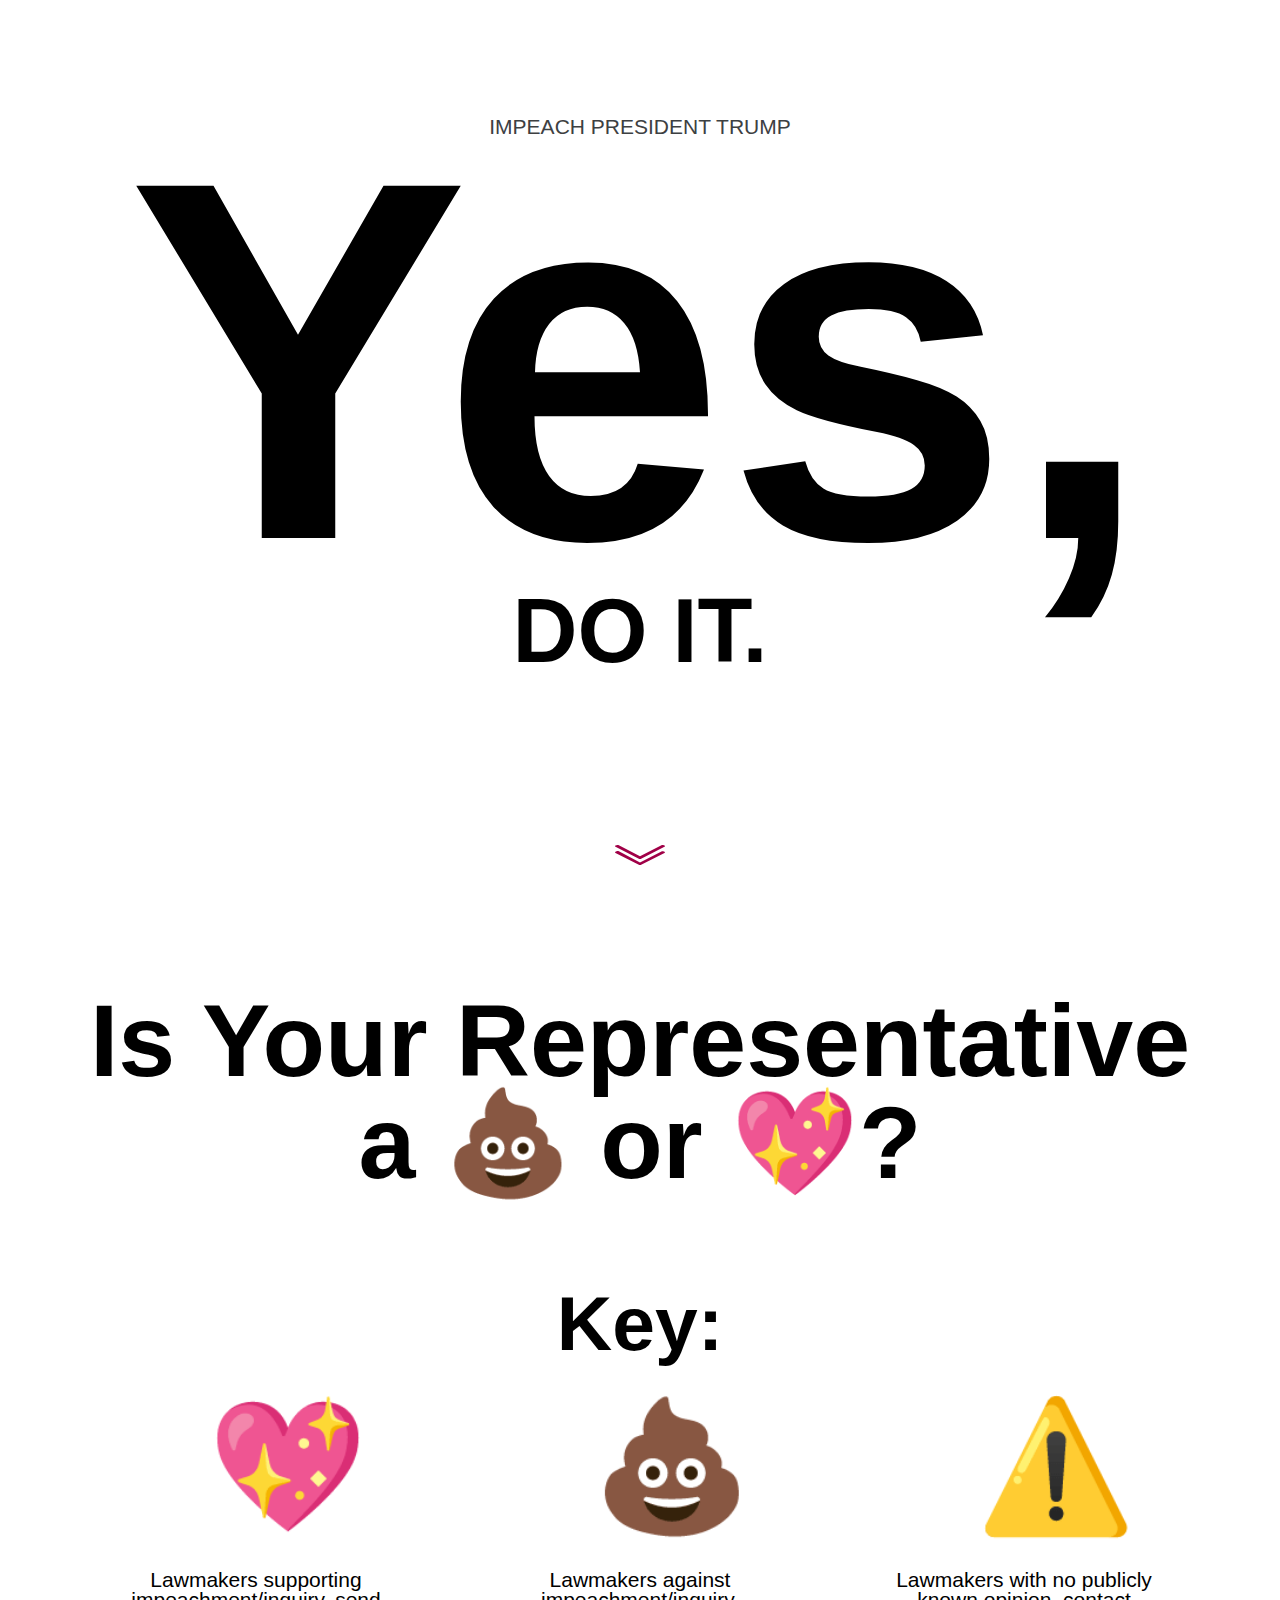
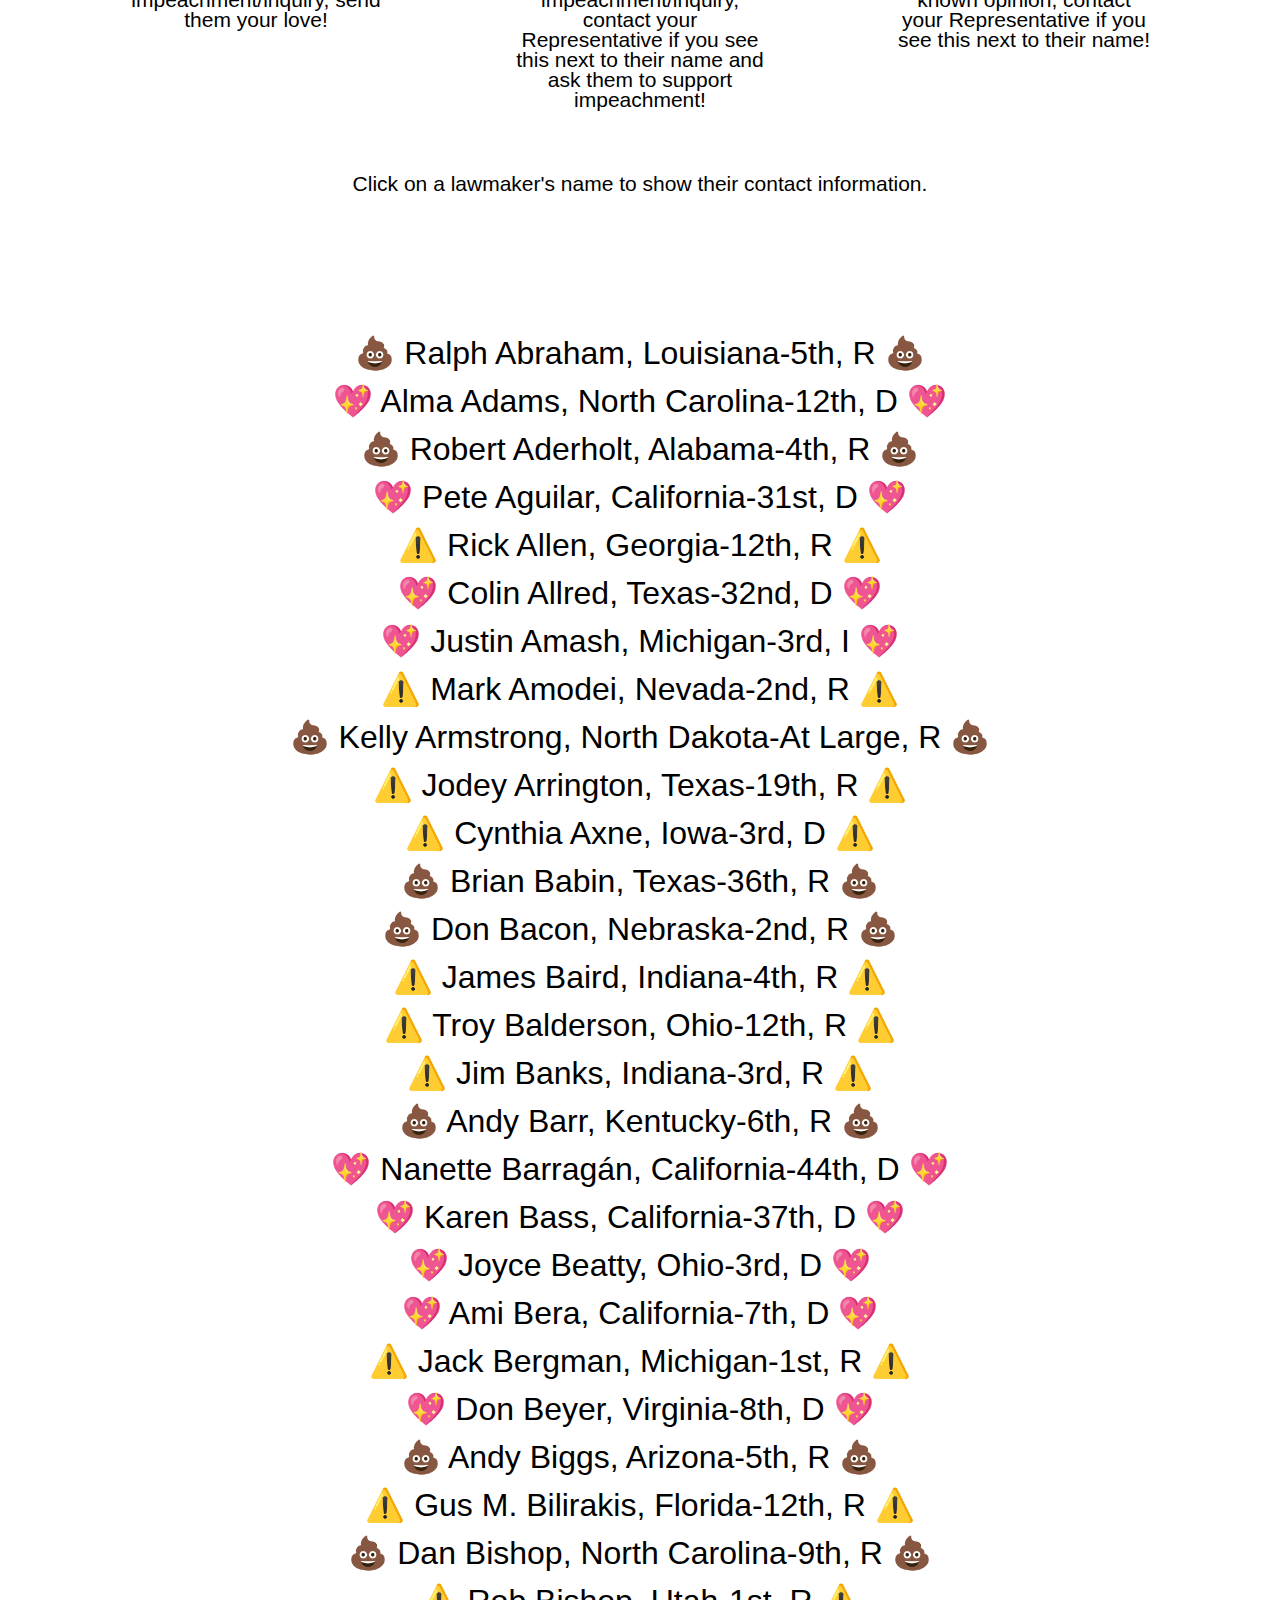
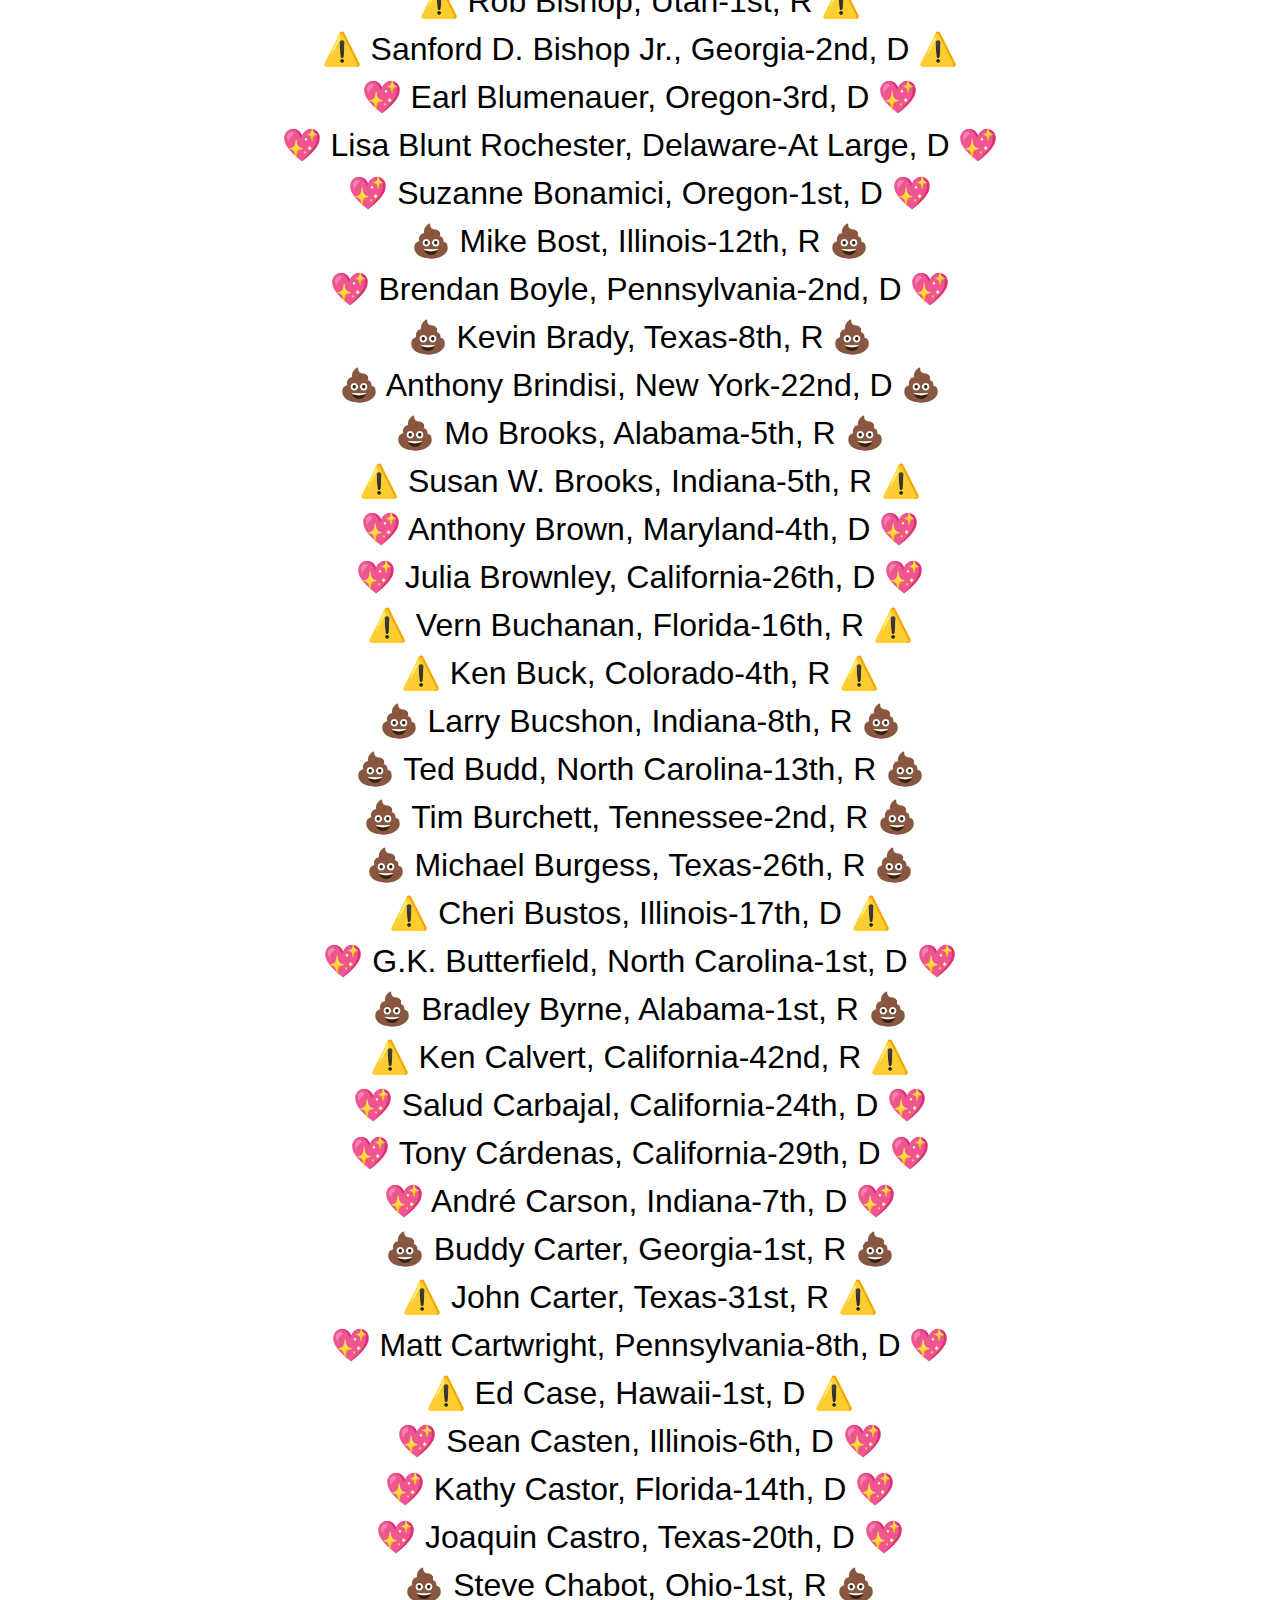
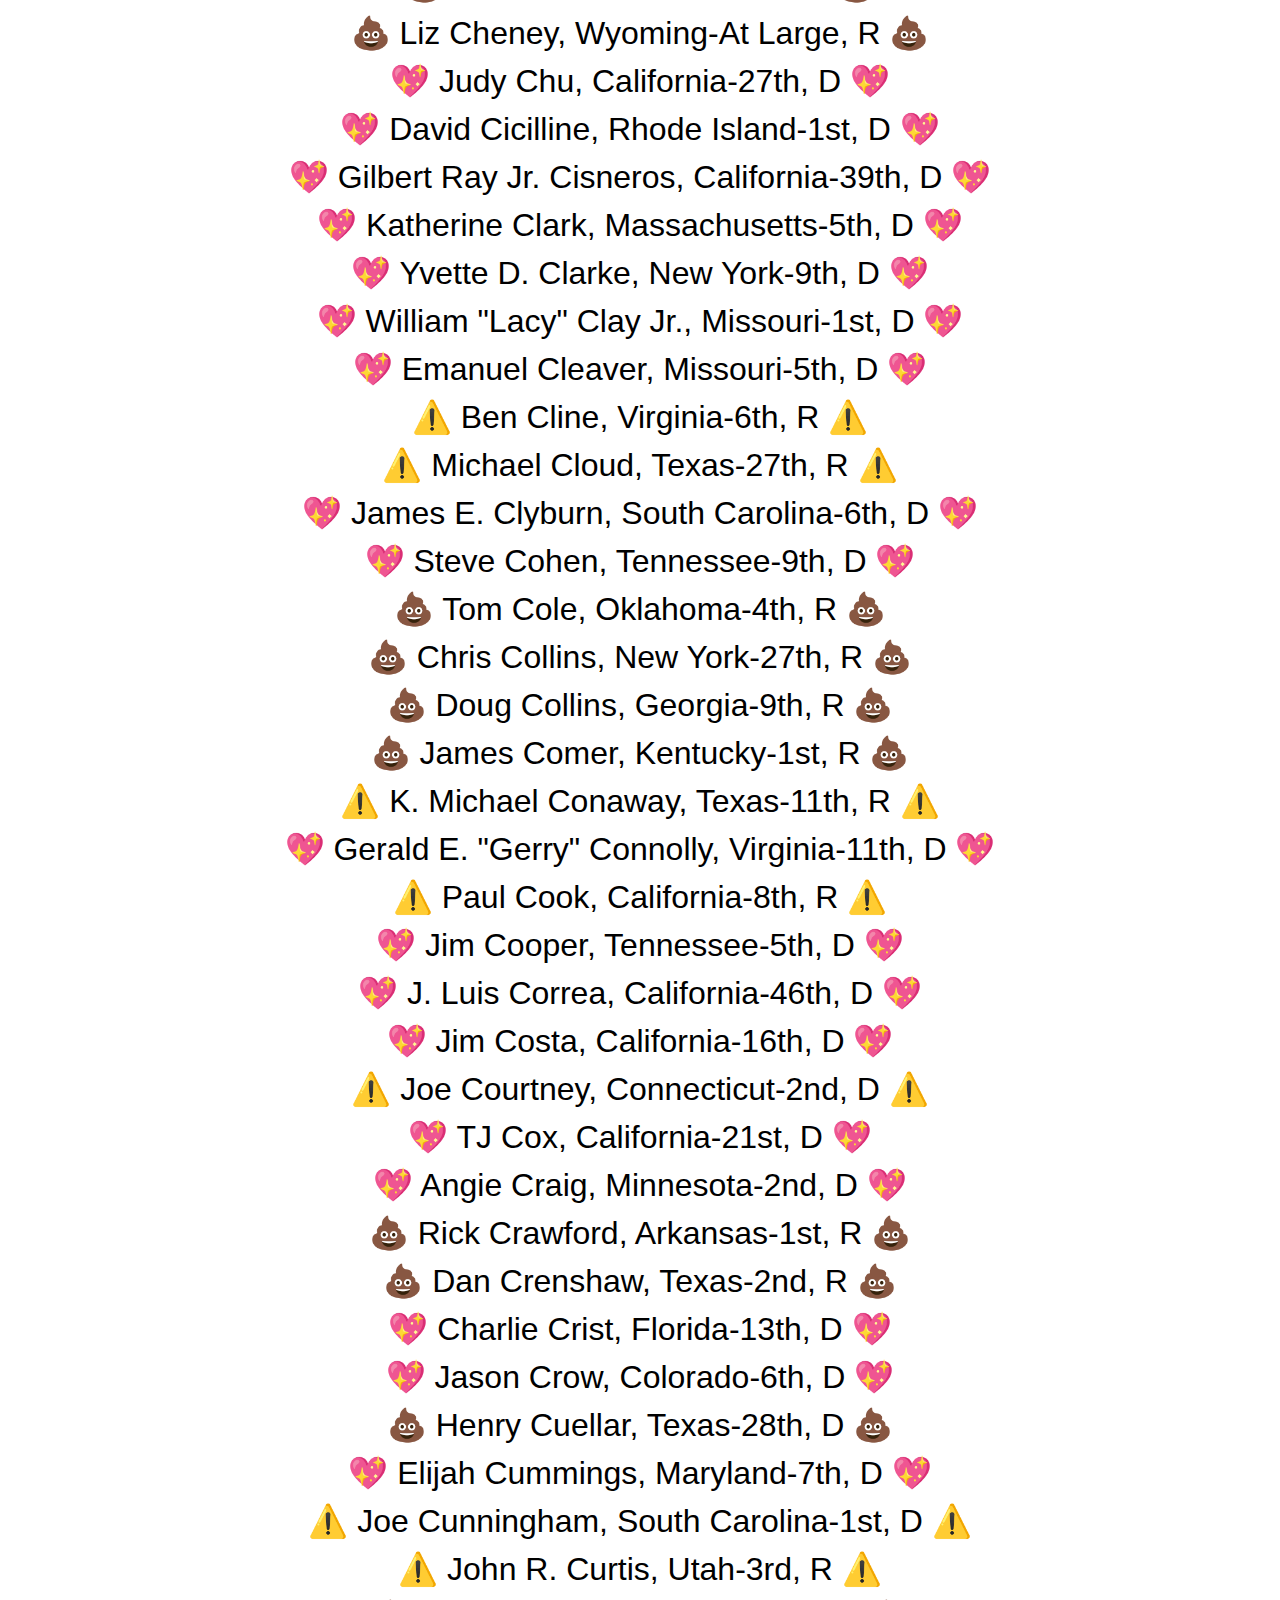
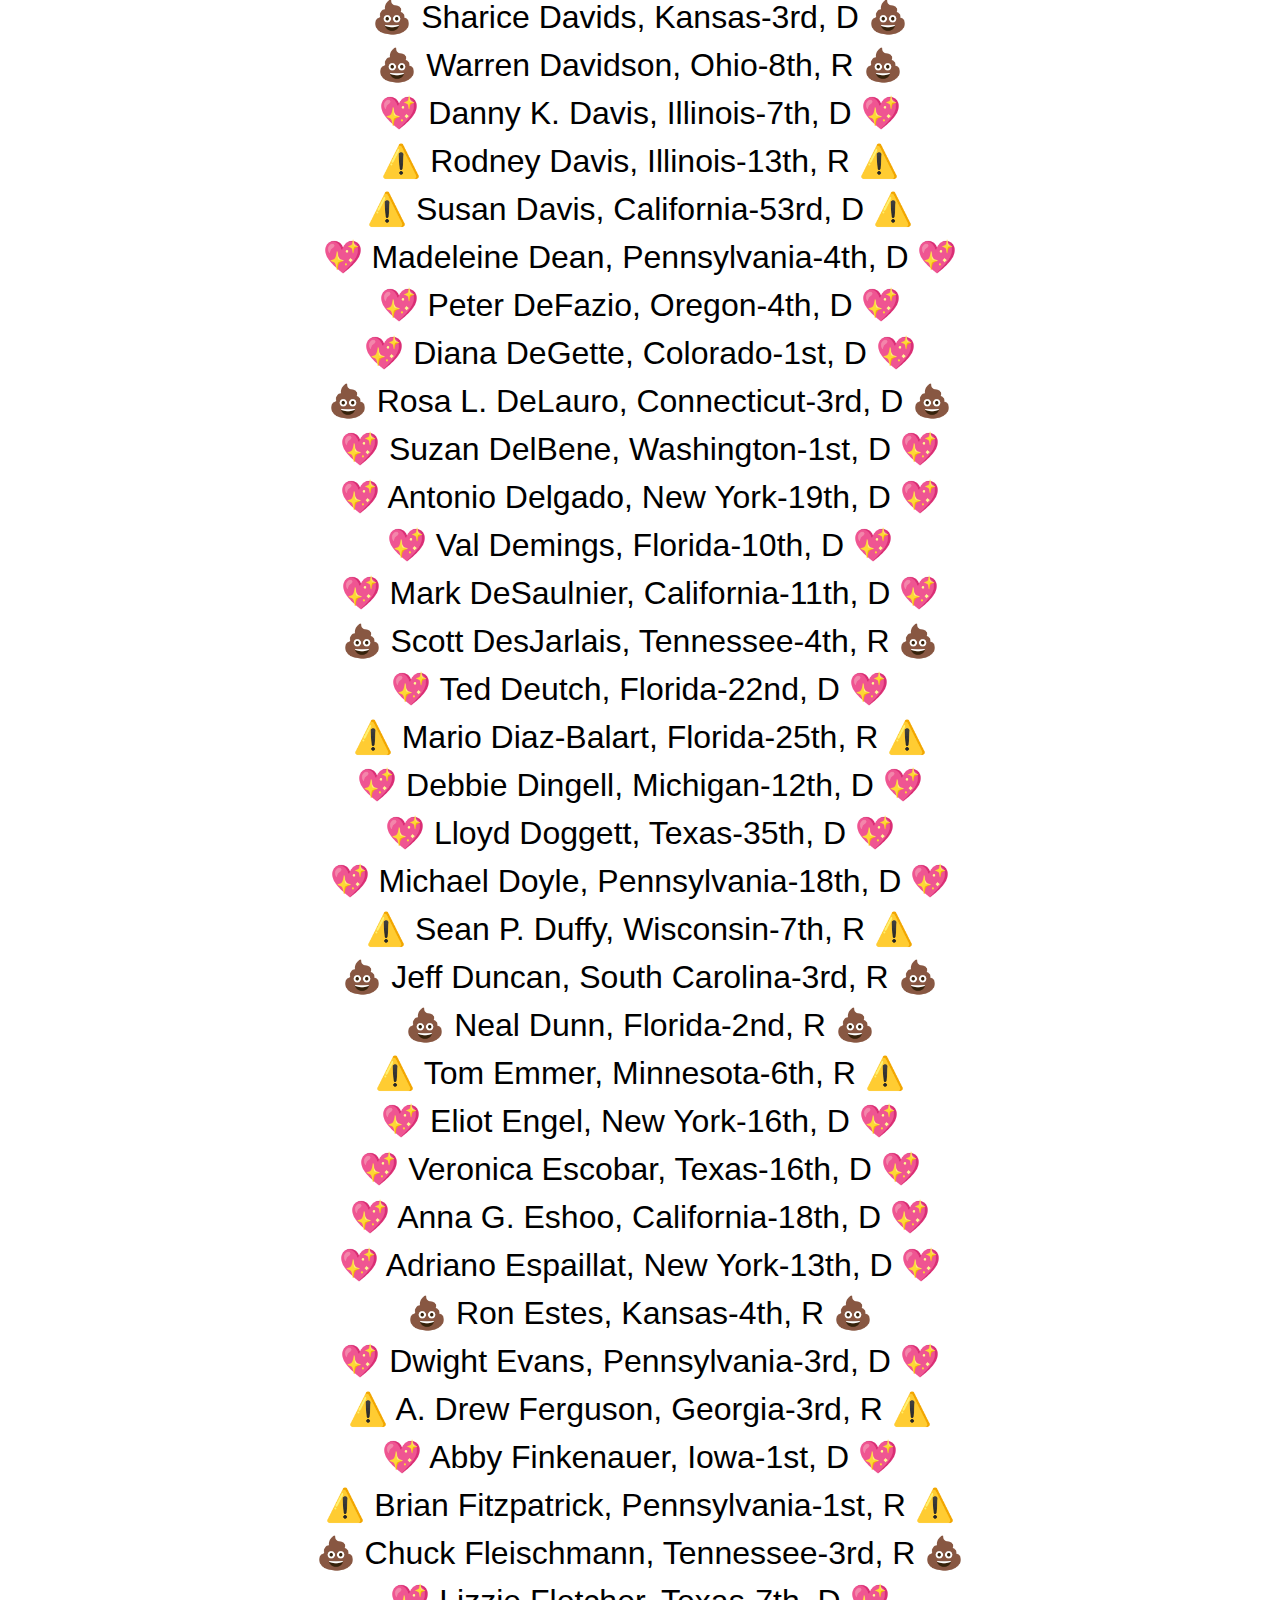
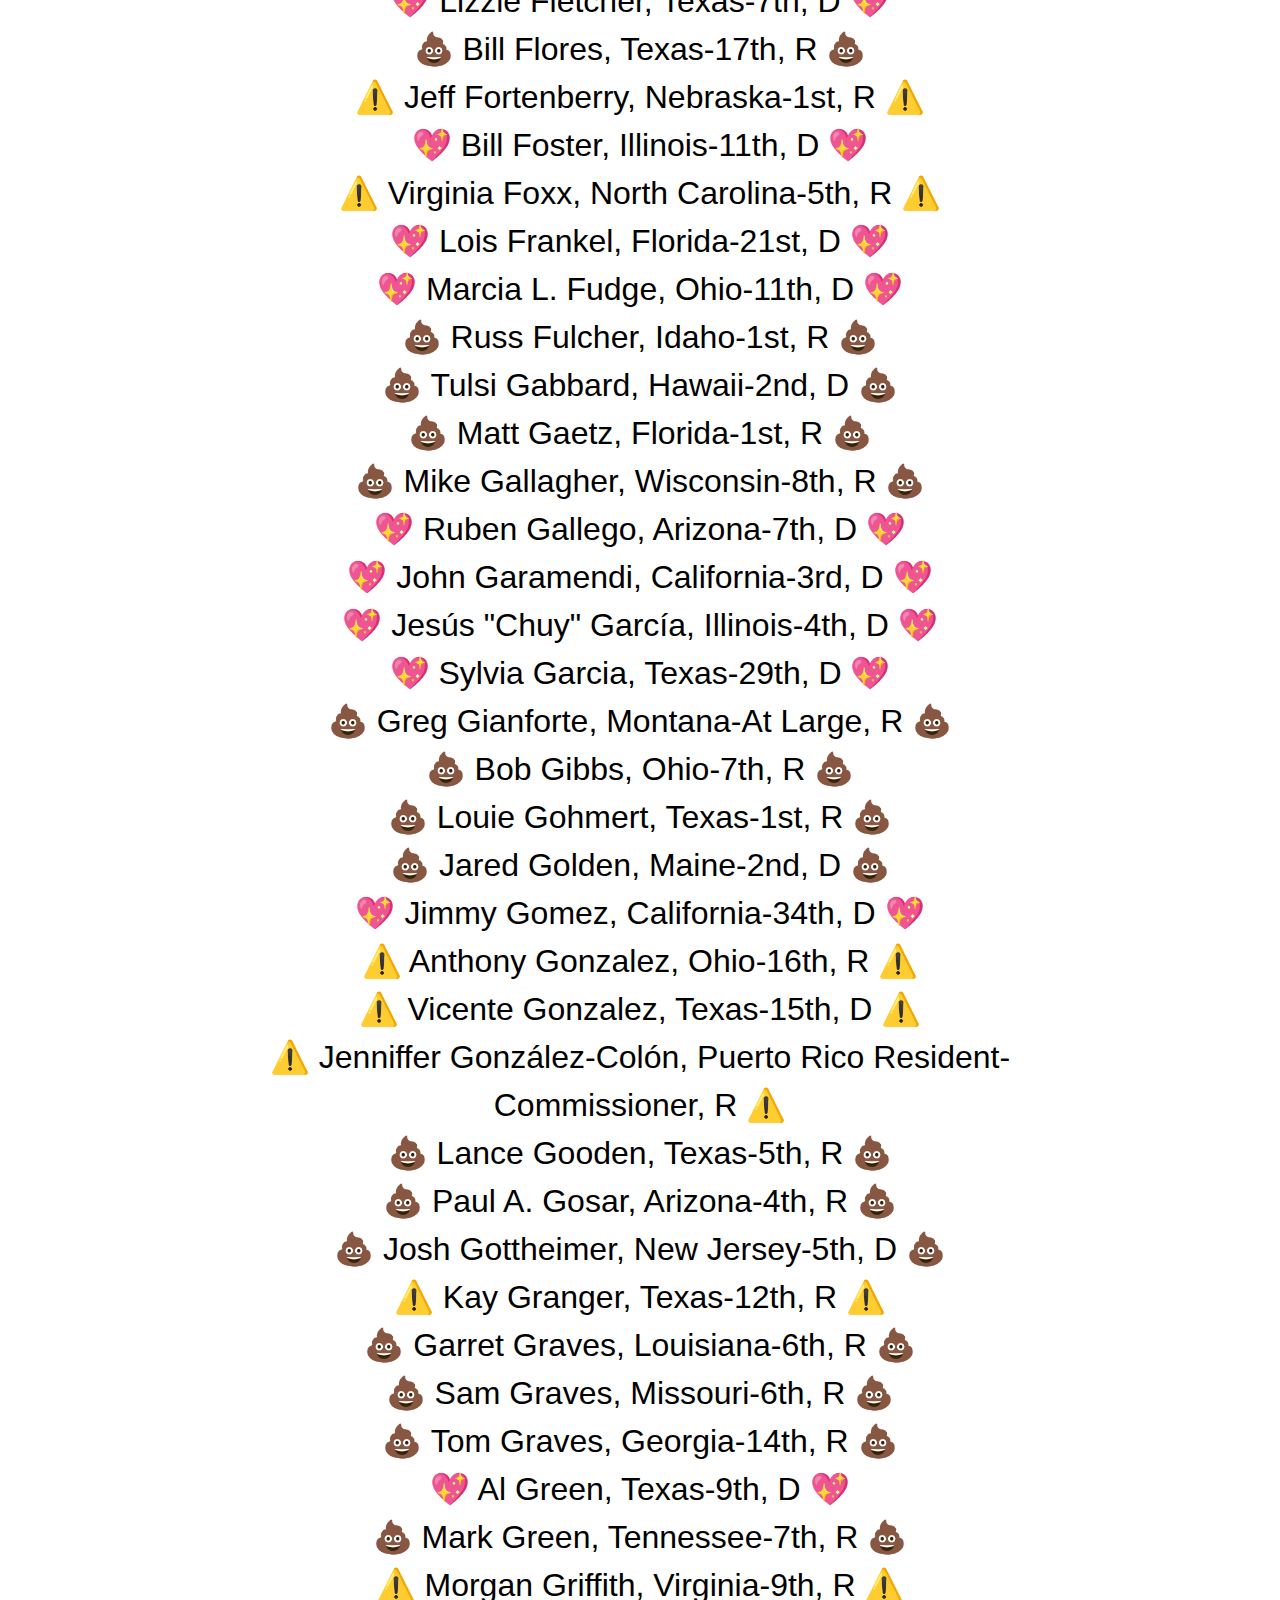
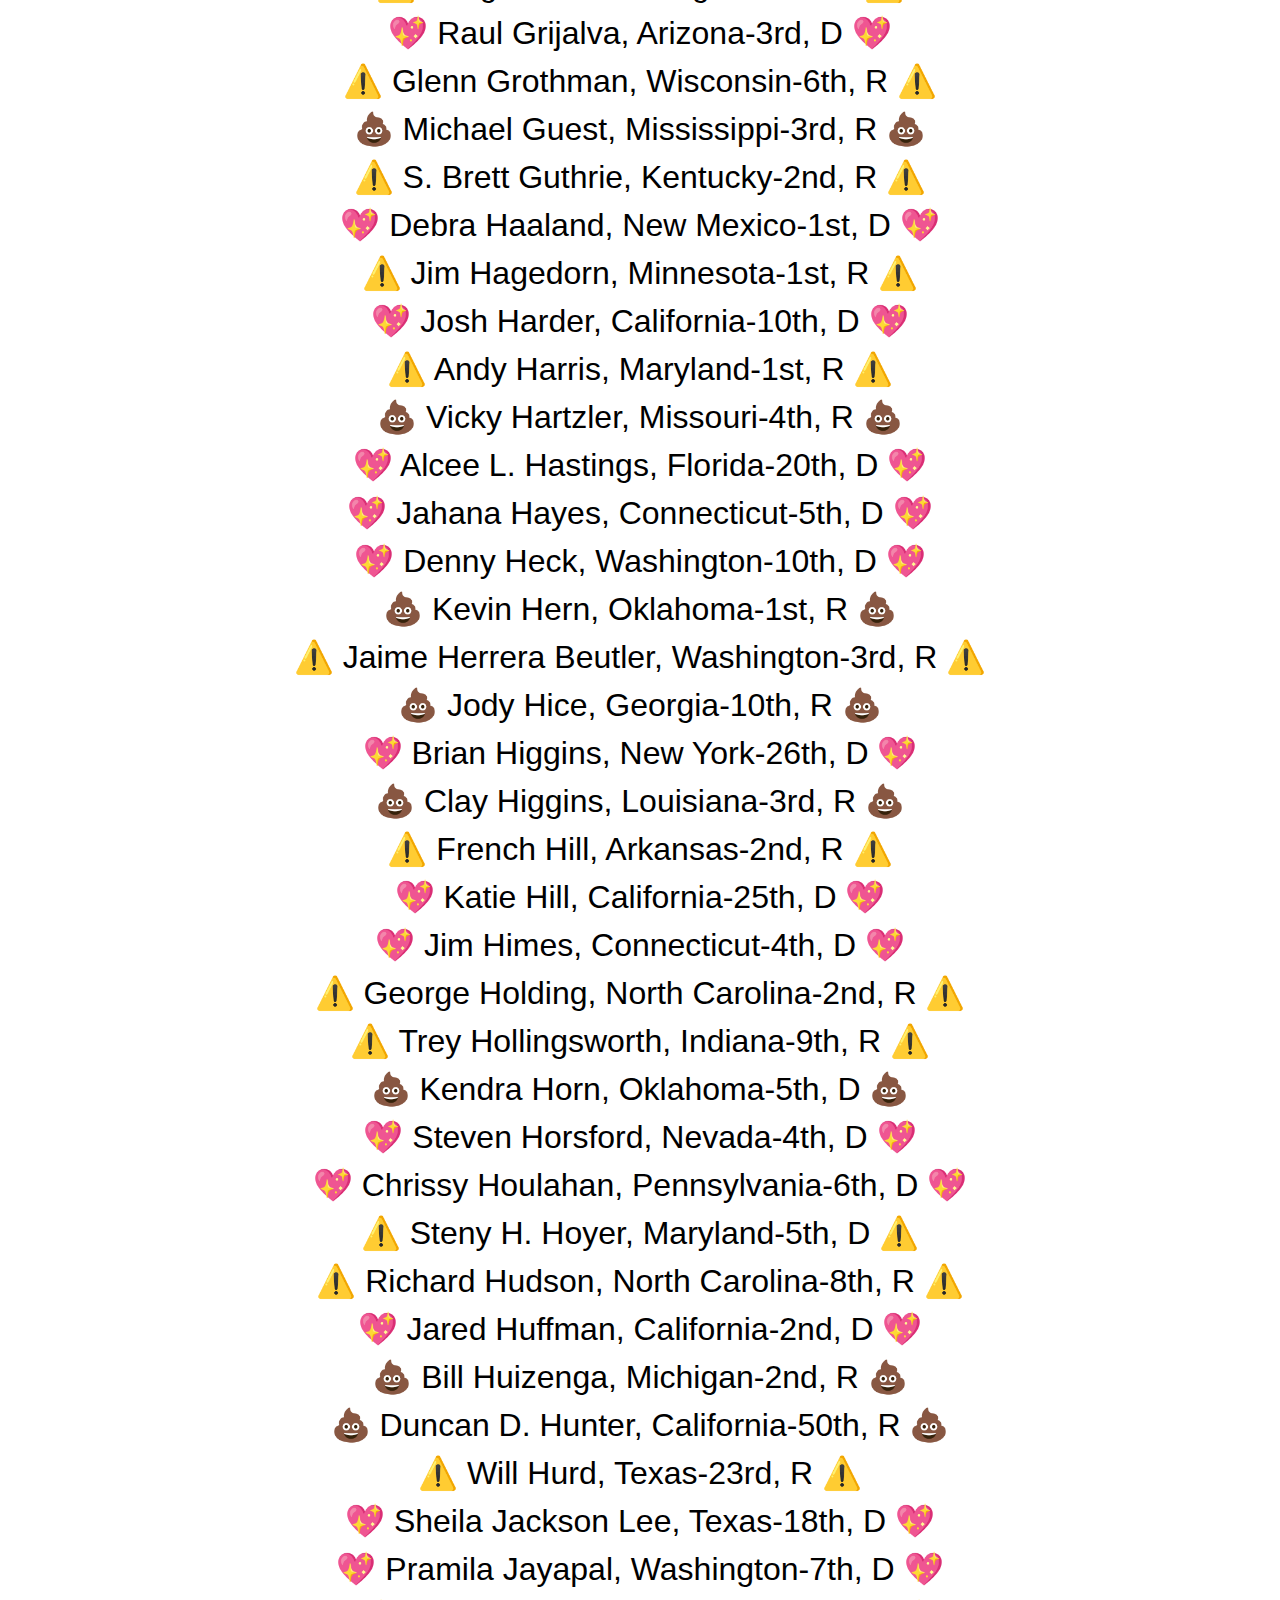
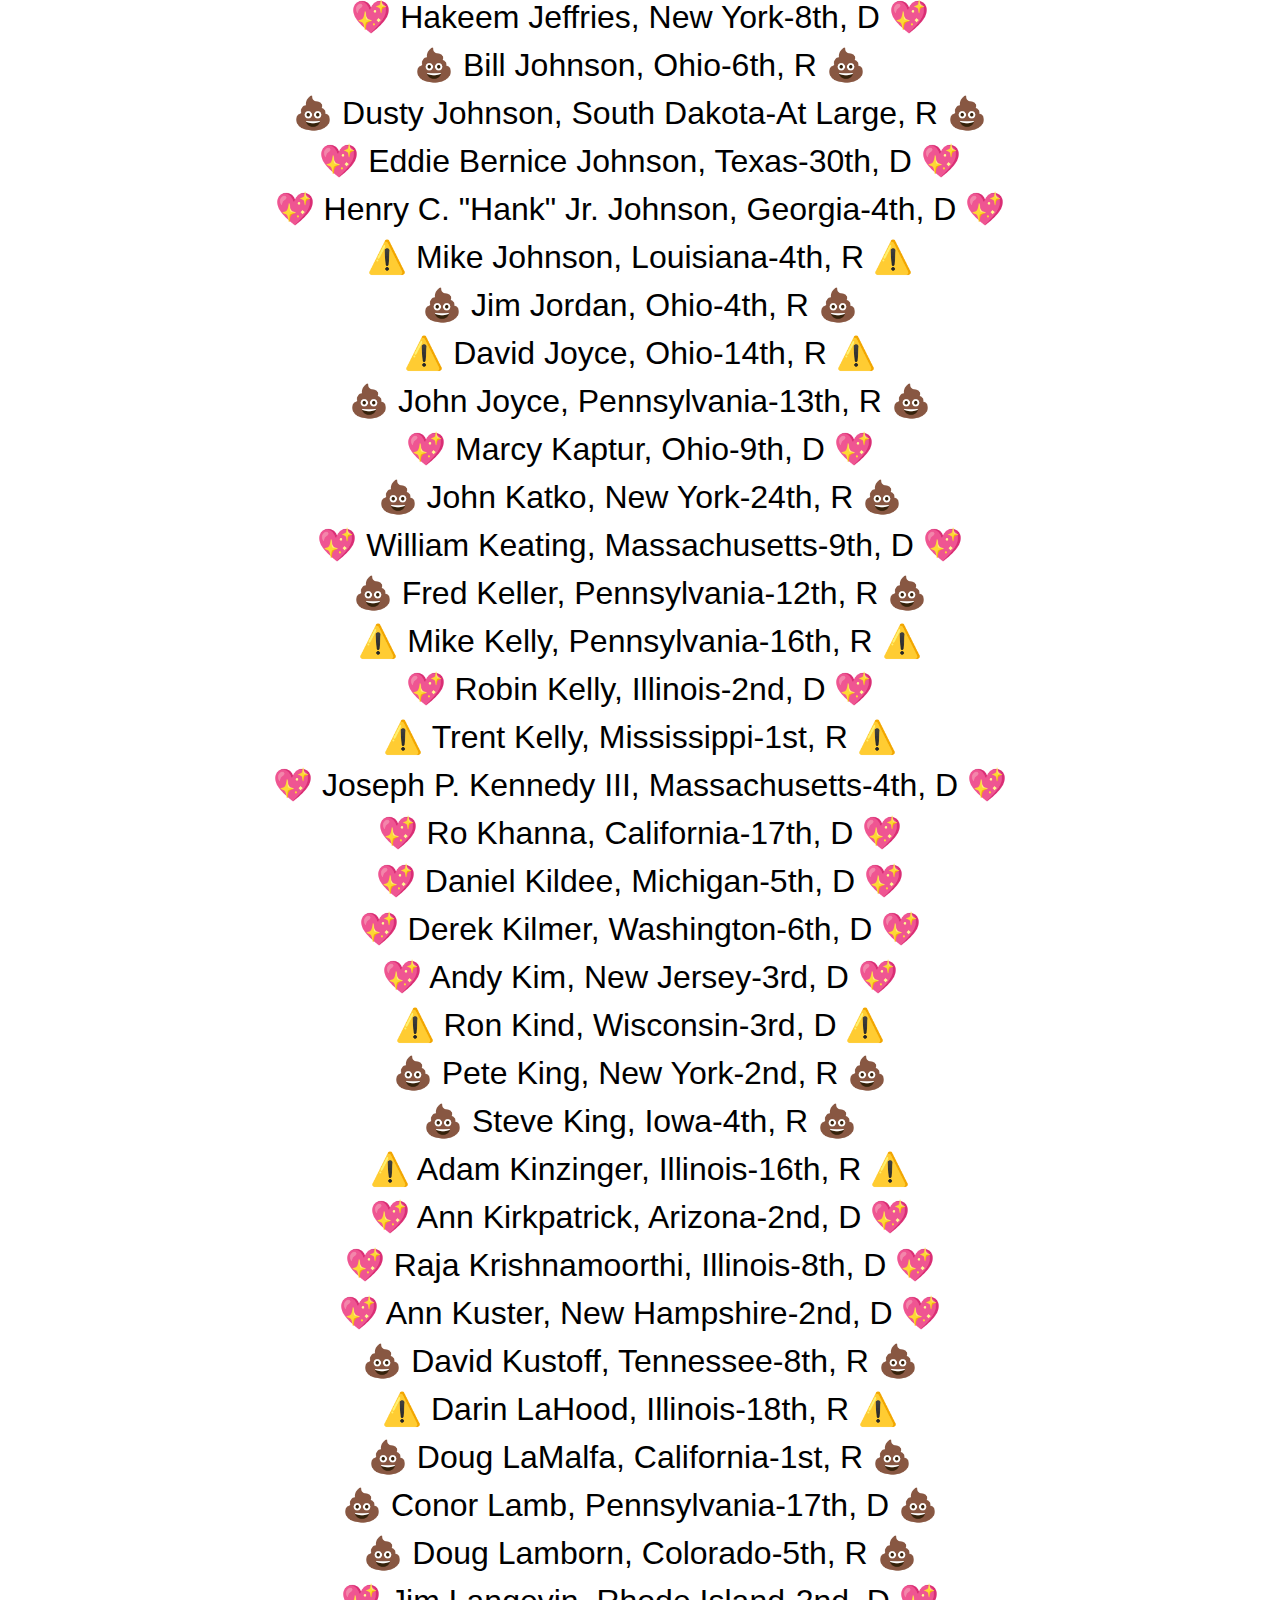
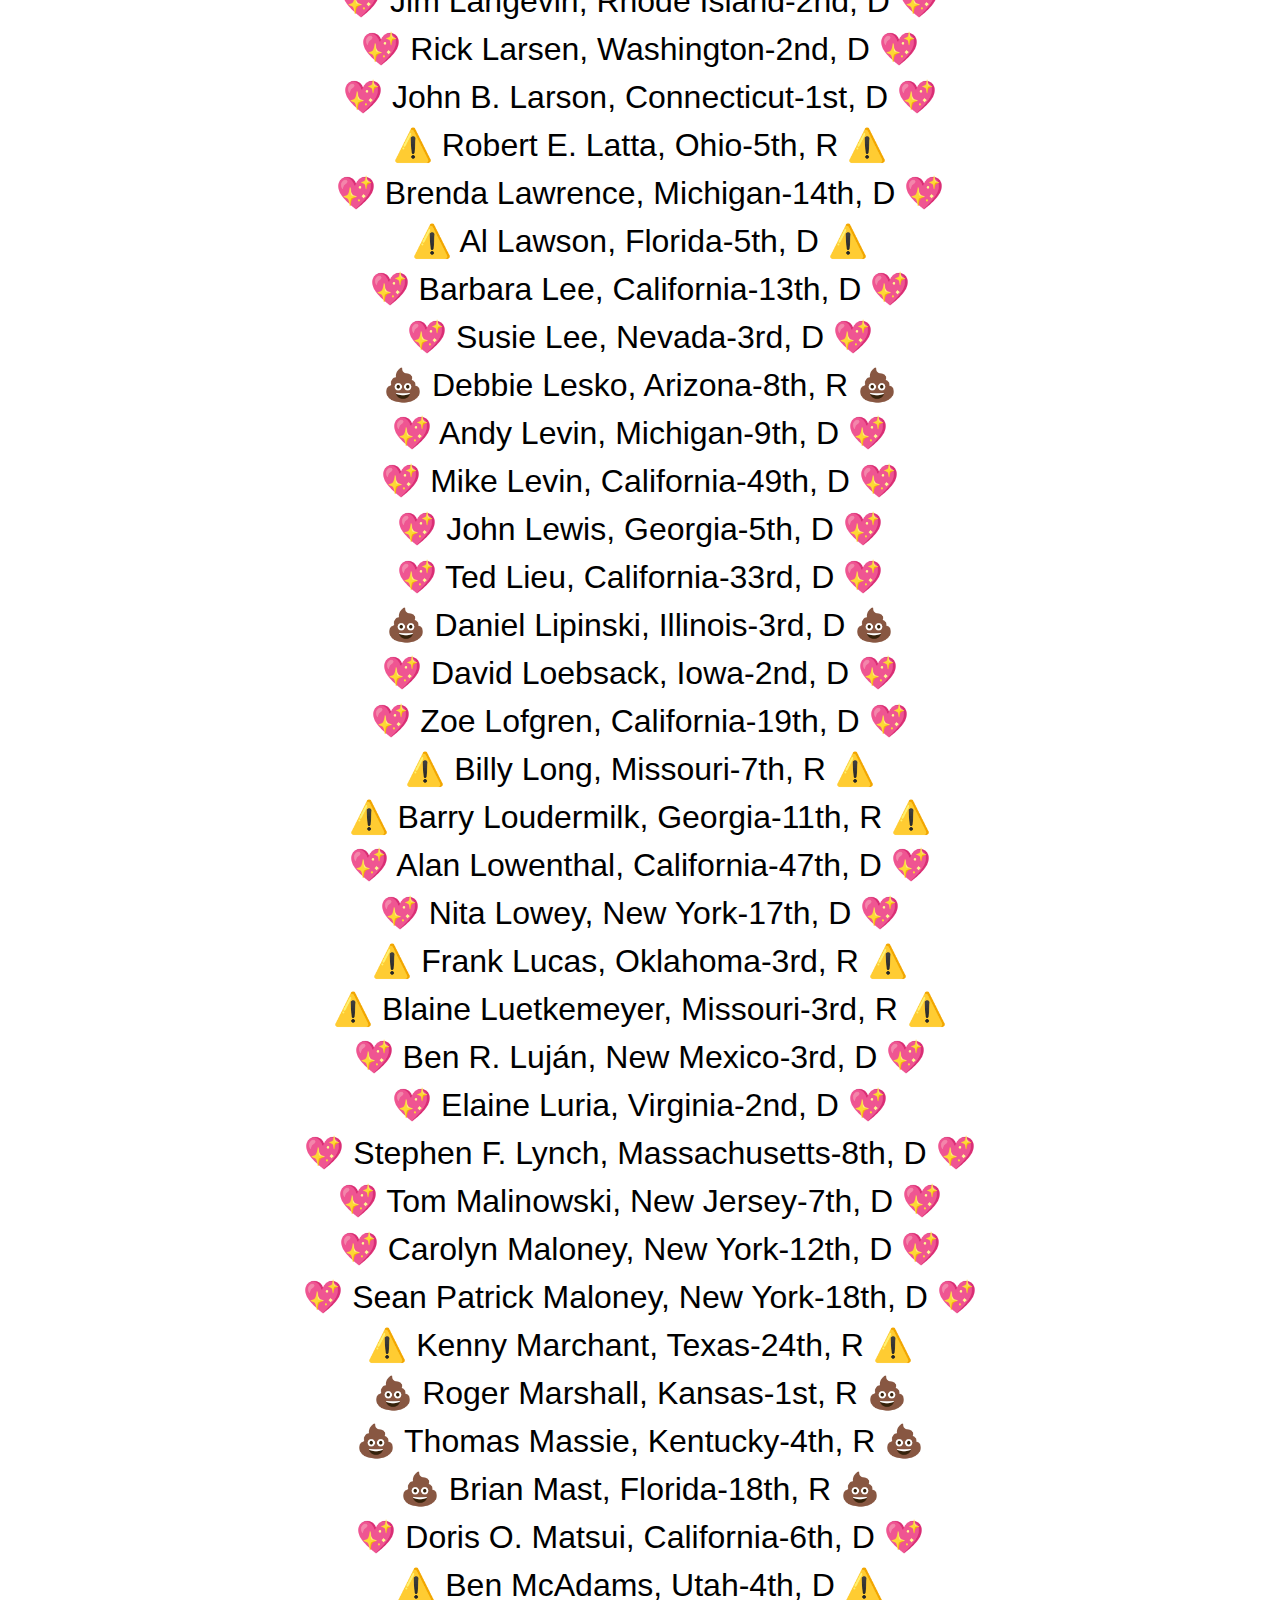
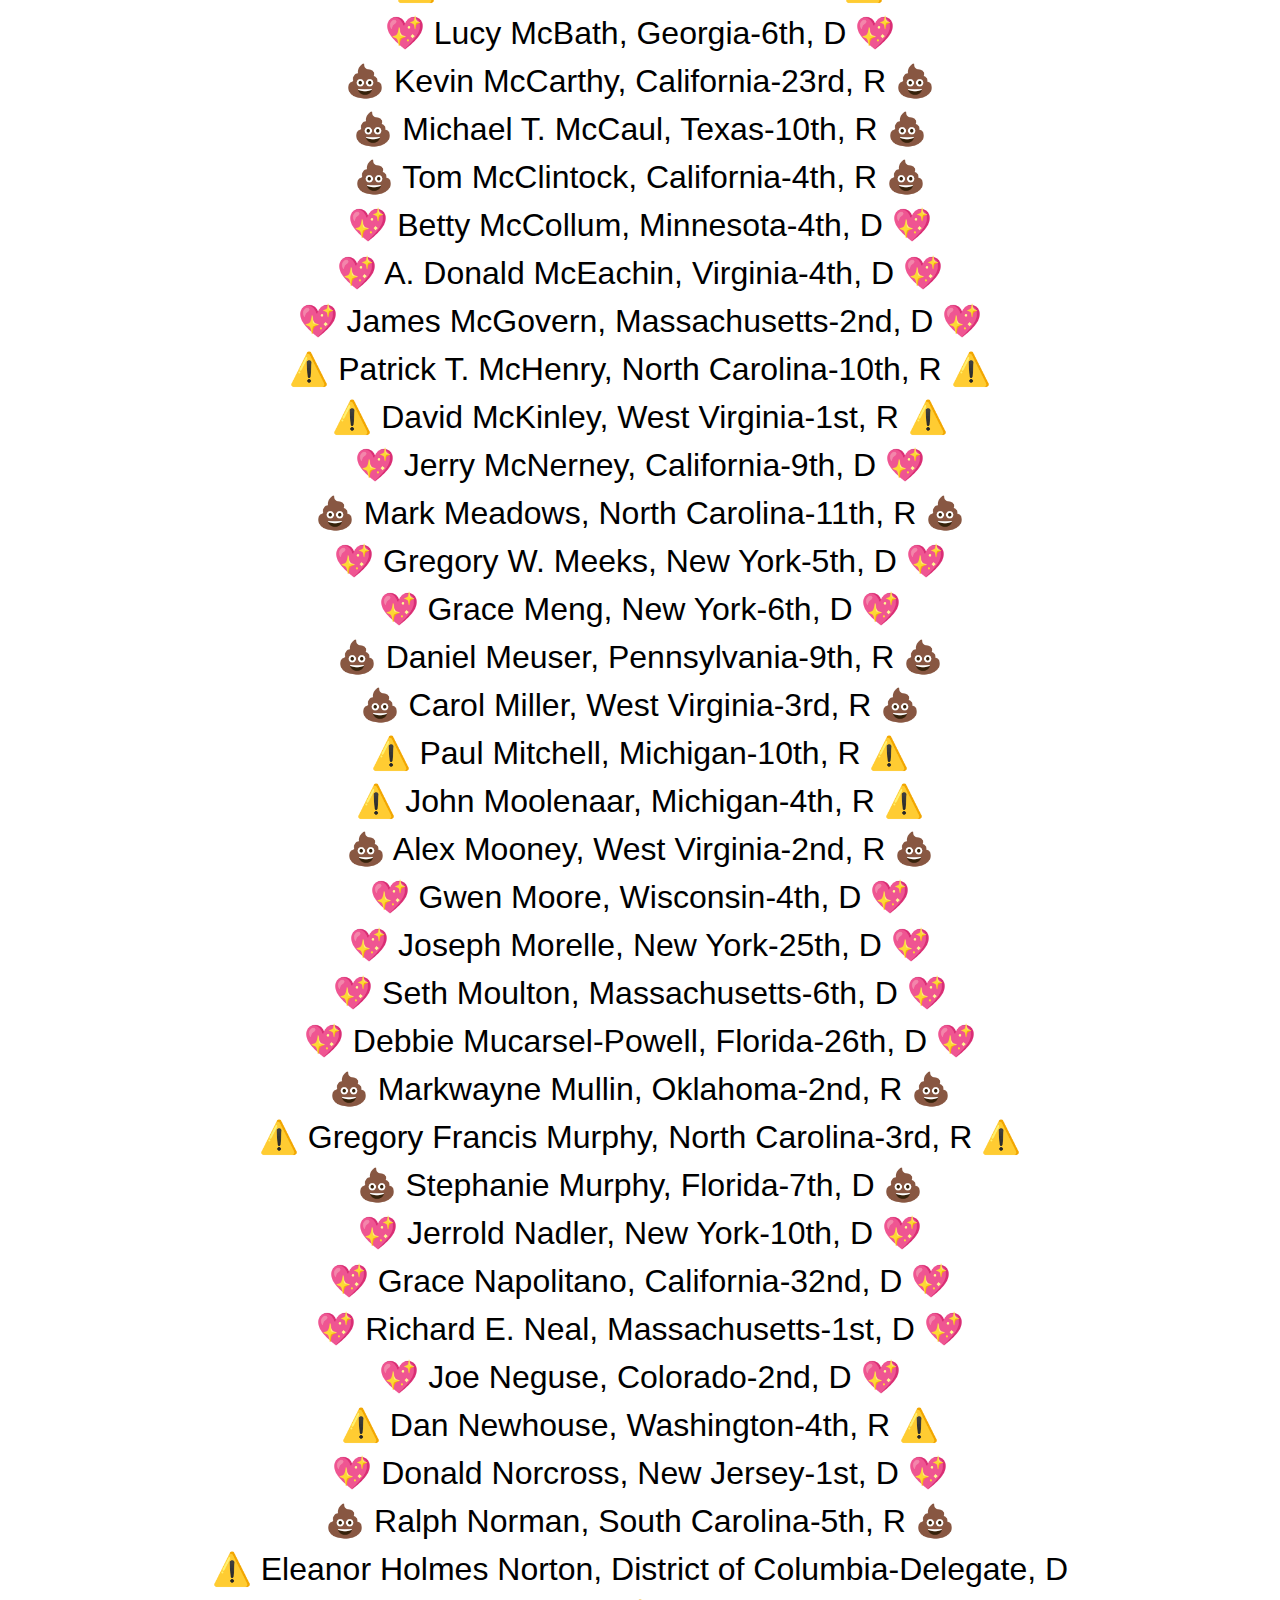
<file: index.html>
<!DOCTYPE html>
<html lang="en">
    <head>
        <meta charset="utf-8">
        <meta name="viewport" content="width=device-width, initial-scale=1">
        <meta property="og:locale" content="en_US" />
        <meta property="og:type" content="website" />
        <meta property="og:title" content="Impeach President Trump"/>
        <title>Impeach President Trump</title>
        <link rel="stylesheet" href="index.css">
    </head>
    <body>
        <section class="page home" id="home">
            <section class="home-content">
                <p>Impeach President Trump</p>
                <h1>Yes,</h1>
                <h2>Do it.</h2>
            </section>
            <svg class="arrow-down" width="50" height="30" viewBox="0 0 285 115" fill="none" xmlns="http://www.w3.org/2000/svg">
                <path class="arrow-down-top" d="M282.082 4.00312L277.938 1.77131C276.036 0.801438 273.844 0.318033 271.367 0.318033C268.896 0.318033 266.707 0.801438 264.805 1.77131L142.466 64.4234L22 1.45327C20.097 0.483409 17.907 0 15.433 0C12.958 0 10.768 0.483409 8.866 1.45327L2.856 4.00515C0.95 4.97299 0 6.08737 0 7.34677C0 8.60515 0.953 9.71954 2.856 10.6874L135.899 78.3878C137.801 79.3561 139.992 79.84 142.466 79.84C144.94 79.84 147.127 79.3561 149.028 78.3878L282.082 10.6874C283.984 9.71903 284.929 8.60465 284.929 7.34677C284.929 6.08737 283.984 4.97299 282.082 4.00312Z" fill="black"/>
                <path class="arrow-down-bottom" d="M282.082 39.1204L277.938 36.8885C276.036 35.9187 273.844 35.4353 271.367 35.4353C268.896 35.4353 266.707 35.9187 264.805 36.8885L142.466 99.5406L22 36.5705C20.097 35.6006 17.907 35.1172 15.433 35.1172C12.958 35.1172 10.768 35.6006 8.866 36.5705L2.856 39.1224C0.95 40.0902 0 41.2046 0 42.464C0 43.7224 0.953 44.8368 2.856 45.8046L135.899 113.505C137.801 114.473 139.992 114.957 142.466 114.957C144.94 114.957 147.127 114.473 149.028 113.505L282.082 45.8046C283.984 44.8363 284.929 43.7219 284.929 42.464C284.929 41.2046 283.984 40.0902 282.082 39.1204Z" fill="black"/>
            </svg>
        </section>
        <section class="page next">
            <section class="next-content">
                <h3>Is Your Representative a 💩 or 💖?</h3>
                <h4>Key:</h4>
                <section class="next-key">
                    <div class="next-key-div">
                        <h1>💖</h1>
                        <p>Lawmakers supporting impeachment/inquiry, send them your love!</p>
                    </div>
                    <div class="next-key-div">
                        <h1>💩</h1>
                        <p>Lawmakers against impeachment/inquiry, contact your Representative if you see this next to their name and ask them to support impeachment!</p>
                    </div>
                    <div class="next-key-div">
                        <h1>⚠️</h1>
                        <p>Lawmakers with no publicly known opinion, contact your Representative if you see this next to their name!</p>
                    </div>
                </section>
                <p style="margin-top: 0;">Click on a lawmaker's name to show their contact information.</p>
                <section id="display-list-votes" class="display-list-votes">
                    
                </section>
                <p>Source: <a href="https://www.politico.com/interactives/2019/house-reps-who-would-vote-for-trump-impeachment-our-latest-list/" target="_blank" rel="noopener noreferrer nofollow">Politico</a>, <a href="https://www.nytimes.com/interactive/2019/us/politics/trump-impeachment-congress-list.html" target="_blank" rel="noopener noreferrer nofollow">New York Times</a></p>
                <script>
                    const displayListVotes = document.getElementById('display-list-votes')

                    const houseURL = "archive/vote/json/house.json"
                    const house = fetch(houseURL).then(response => {
                            return response.json()
                    })
                    const data = { "house":{} }
                    Promise.all([house]).then(values => {
                        data["house"] = values[0]
                        const members = data["house"].members
                        for (const member of members) {
                            let membersList = document.createElement("ul")
                            membersList.className = "members-list"
                            membersList.id = "members-list"
                            let listMember = document.createElement("li")
                            listMember.className = "list-member"
                            listMember.id = "list-member"
                            let additionalInfo = document.createElement("ul")
                            additionalInfo.id = "additional-info"
                            additionalInfo.style.display = "none"
                            let listInfo = document.createElement("li")
                            listInfo.id = "list-info"

                            const first_name = member.first_name
                            const last_name = member.last_name
                            const state = member.state
                            const district = member.district
                            const party = member.party
                            const office_room = member.office_room
                            const phone = member.phone
                            const website = member.website
                            const committee_assignments = member.committee_assignments
                            const impeach = member.impeach

                            let emoji = "⚠️"
                            if (impeach === "yes") emoji = "💖"
                            else if (impeach === "na") emoji = "⚠️"
                            else if (impeach === "no") emoji = "💩"

                            listMember.textContent = `${emoji} ${first_name} ${last_name}, ${state}-${district}, ${party} ${emoji}`
                            listInfo.textContent = `${phone} ${website} ${committee_assignments}`

                            additionalInfo.appendChild(listInfo)
                            listMember.appendChild(additionalInfo)
                            membersList.appendChild(listMember)
                            displayListVotes.appendChild(membersList)

                            listMember.onclick = (e) => {
                                e = e || event;
                                let link = e.target || e.srcElement
                                if(link.nodeName == "LI") {
                                    additionalInfo.style.display = additionalInfo.style.display == "block" ? "none" : "block";
                                }
                            }
                        }
                    })
                </script>
            </section>
        </section>
        <section class="page end">
            <section class="end-content">
                <h3>More Coming Soon</h3>
                <p>You should donate to these <span id="organisationOrOrganizations">organisations</span> to help protect people and human rights:</p>
                <ul>
                    <li><a href="https://action.aclu.org/give/make-tax-deductible-gift-aclu-foundation" target="_blank" rel="noopener noreferrer nofollow">ACLU</a></li>
                    <li><a href="https://www.raicestexas.org/donate/" target="_blank" rel="noopener noreferrer nofollow">RAICES</a></li>
                    <li><a href="https://www.plannedparenthood.org/get-involved/other-ways-give" target="_blank" rel="noopener noreferrer nofollow">Planned Parenthood</a></li>
                    <li><a href="https://donate.splcenter.org/" target="_blank" rel="noopener noreferrer nofollow">SPLC</a></li>
                </ul>
                <script>
                    const loadSpelling = () => {
                        let zeroOne = Math.round(Math.random()) === 0
                                        ? "organisations"
                                        : "organizations";
                        let spelling = zeroOne.toString();
                        let organisationOrOrganizations = document.getElementById('organisationOrOrganizations');
                        organisationOrOrganizations.textContent = spelling;
                    }
                    window.onload = loadSpelling;
                </script>
            </section>
        </section>
    </body>
</html>
</file>
<file: index.css>
/* CSS Resets */
html, body, div, span, applet, object, iframe,
h1, h2, h3, h4, h5, h6, p, blockquote, pre,
a, abbr, acronym, address, big, cite, code,
del, dfn, em, img, ins, kbd, q, s, samp,
small, strike, strong, sub, sup, tt, var,
b, u, i, center,
dl, dt, dd, ol, ul, li,
fieldset, form, label, legend,
table, caption, tbody, tfoot, thead, tr, th, td,
article, aside, canvas, details, embed, 
figure, figcaption, footer, header, hgroup, 
menu, nav, output, ruby, section, summary,
time, mark, audio, video {
	margin: 0;
	padding: 0;
	border: 0;
	font-size: 100%;
	font: inherit;
	vertical-align: baseline;
}
/* Typography */
h1 {
    font-family: Helvetica, Arial, sans-serif;
    font-size: 40px;
    font-style: normal;
    font-variant: normal;
    font-weight: 700;
    line-height: 48px;
}
h2 {
    font-family: Helvetica, Arial, sans-serif;
    font-size: 24px;
    font-style: normal;
    font-variant: normal;
    font-weight: 700;
    line-height: 32px;
}
h3 {
    font-family: Helvetica, Arial, sans-serif;
    font-size: 21px;
    font-style: normal;
    font-variant: normal;
    font-weight: 700;
    line-height: 15.4px;
}
h4 {
    font-family: Helvetica, Arial, sans-serif;
    font-size: 18px;
    font-style: normal;
    font-variant: normal;
    font-weight: 700;
    line-height: 24px;
}
a,p,li {
    font-family: Helvetica, Arial, sans-serif;
    font-size: 21px;
    font-style: normal;
    font-variant: normal;
    font-weight: 400;
    line-height: 20px;
}
blockquote {
    font-family: Helvetica, Arial, sans-serif;
    font-size: 21px;
    font-style: normal;
    font-variant: normal;
    font-weight: 400;
    line-height: 1.5;
}
pre {
    font-family: Helvetica, Arial, sans-serif;
    font-size: 13px;
    font-style: normal;
    font-variant: normal;
    font-weight: 400;
    line-height: 1.5;
}
caption {
    font-family: Helvetica, Arial, sans-serif;
    font-size: 16px;
    font-style: normal;
    font-variant: normal;
    font-weight: 400;
    line-height: 1.5;
}
/* Main Page Styling */
.page {
    width: 100vw;
    max-width: 100%;
}
.home {
    height: 100vh;
    background-color: #FFFFFF;
    display: flex;
    flex-direction: column;
    justify-content: center;
    align-items: center;
    text-align: center;
}
.home-content {
    height: 93vh;
    display: flex;
    flex-direction: column;
    justify-content: center;
    align-items: center;
    text-align: center;
}
.arrow-down {
    height: 4vh;
    display: flex;
    flex-direction: column;
    justify-content: center;
    align-items: center;
    margin-bottom: 3vh;
}
.arrow-down-top, .arrow-down-bottom {
    fill: #a00047;
}
.home-content h1 {
    font-size: 40vw;
    line-height: .7;
}
.home-content h2 {
    font-size: 10vh;
    line-height: 2;
}
.home-content p {
    color: #3d4042;
    margin-bottom: 5vh;
    font-weight: 500;
    line-height: 1;
}
.home-content p,h2 {
    text-transform: uppercase;
}
.home-content h1,h2 {
    color: #000000;
}
.end {
    height: 100vh;
    background-color: #002973;
    display: flex;
    flex-direction: column;
    justify-content: center;
    align-items: center;
    text-align: center;
}
.home-content, .next-content, .end-content {
    width: 90vw;
}
.end-content h3,
.end-content p,
.end-content ul,
.end-content li,
.end-content a,
.end-content a:link {
    color: #e5e9f1;
}
.end-content h3 {
    font-size: 8vw;
    line-height: 1;
}
.end-content p {
    margin-top: 5vh;
    margin-bottom: 5vh;
}
.end-content ul {
    list-style: none;
}
.end-content li {
    line-height: 2;
    padding: .5em;
    margin-top: .5em;
}
.end-content a {
    outline: none;
    text-decoration: none;
    font-size: 1.75rem;
    border-bottom: 5px solid #a00047;
}
.end-content a:visited {
    color: #e5e9f1;
}
.end-content a:focus, .end a:hover {
    border-bottom: 5px solid #e5e9f1;
}
.end-content a:active {
    color: #e5e9f1;
}
.next {
    display: flex;
    flex-direction: column;
    justify-content: center;
    align-items: center;
    text-align: center;
}
.next-content h3 {
    margin-top: 10vh;
    margin-bottom: 10vh;
    font-size: 8vw;
    line-height: 1;
}
.next-content h4 {
    font-size: 6vw;
    line-height: 1;
}
.next-content h3, 
.next-content p,
.next-content ul,
.next-content li,
.next-content a,
.next-content a:link {
    color: #000000;
}
.next-content p {
    margin-top: 15vh;
    margin-bottom: 15vh;
}
.next-content a {
    outline: none;
    text-decoration: none;
    font-size: 1.75rem;
    border-bottom: 5px solid #a00047;
}
.next-content a:visited {
    color: #000000;
}
.next-content a:focus, .next a:hover {
    border-bottom: 5px solid #002973;
}
.next-key {
    display: flex;
    flex-direction: row;
    flex-wrap: wrap;
    justify-content: space-around;
    align-items: flex-start;
    text-align: center;
}
.next-key-div {
    flex-grow: 1;
    display: flex;
    justify-content: center;
    flex-direction: column;
}
.next-key-div h1 {
    font-size: 10vw;
    padding: 5rem;
    padding-bottom: 0;
    margin-bottom: 0;
}
.next-key-div p {
    margin-top: 5rem;
    margin-bottom: 5vw;
}

.display-list-votes {
    padding-left: 10vw;
}

#members-list {
    list-style: none;
    display: flex;
    justify-content: center;
    width: 70vw;
}
.list-member {
    line-height: 1.5;
    font-size: 2rem;
    word-wrap: break-word;
}

#additional-info {
    list-style: none;
}

@media (min-width: 1024px) {
    .next-key-div {
        flex-grow: 1;
        display: flex;
        justify-content: center;
        flex-direction: column;
        padding-left: 5vw;
        padding-right: 5vw;
        max-width: 20vw;
    }
}

@media (max-width: 1023px) {
    .display-list-votes li {
        width: 40vw;
    }
}

@media (max-width: 600px) {
    .display-list-votes li {
        width: 100%;
    }
    .list-member {
        line-height: 1.5;
        font-size: 19px;
        word-wrap: break-word;
        text-align: left;
    }
}

@media (max-width: 400px) {
    .next-content h3 {
        font-size: 11vw;
    }
    .next-content h4 {
        font-size: 8vw;
    }
}
</file>
